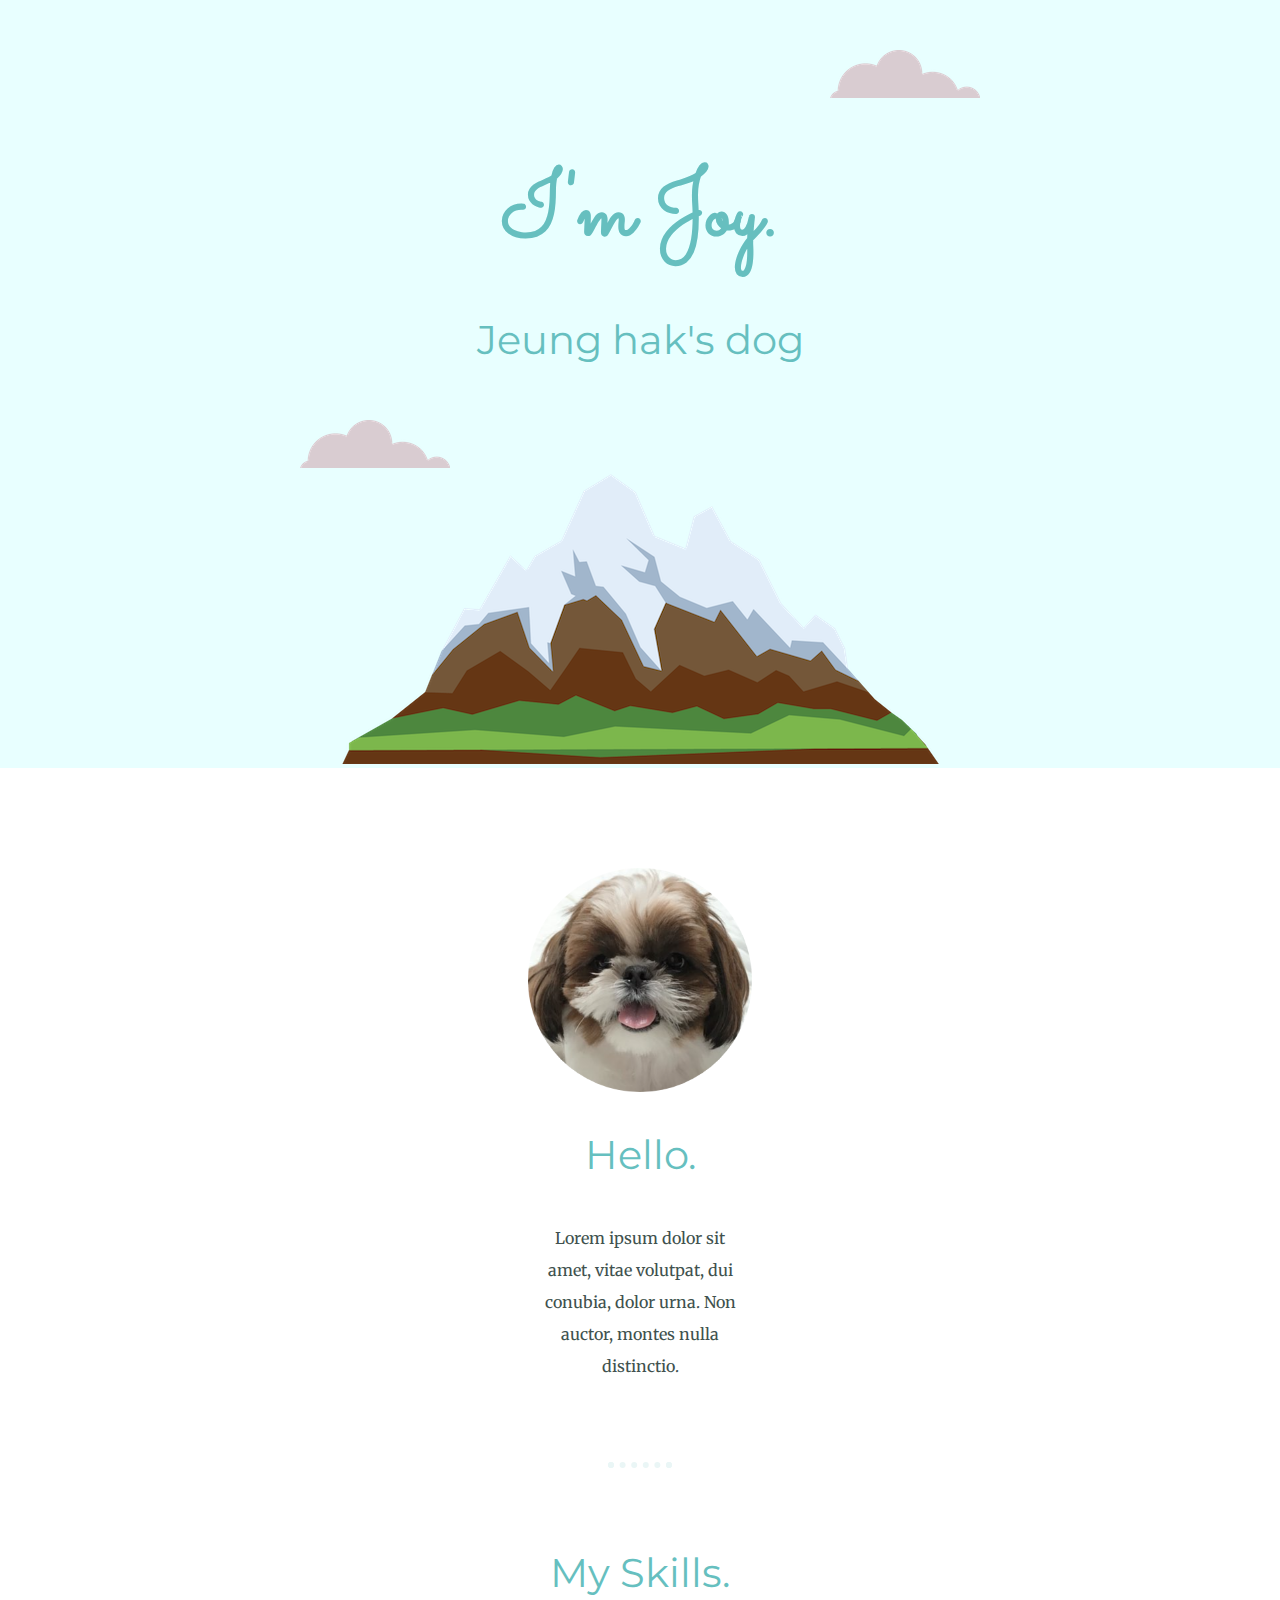
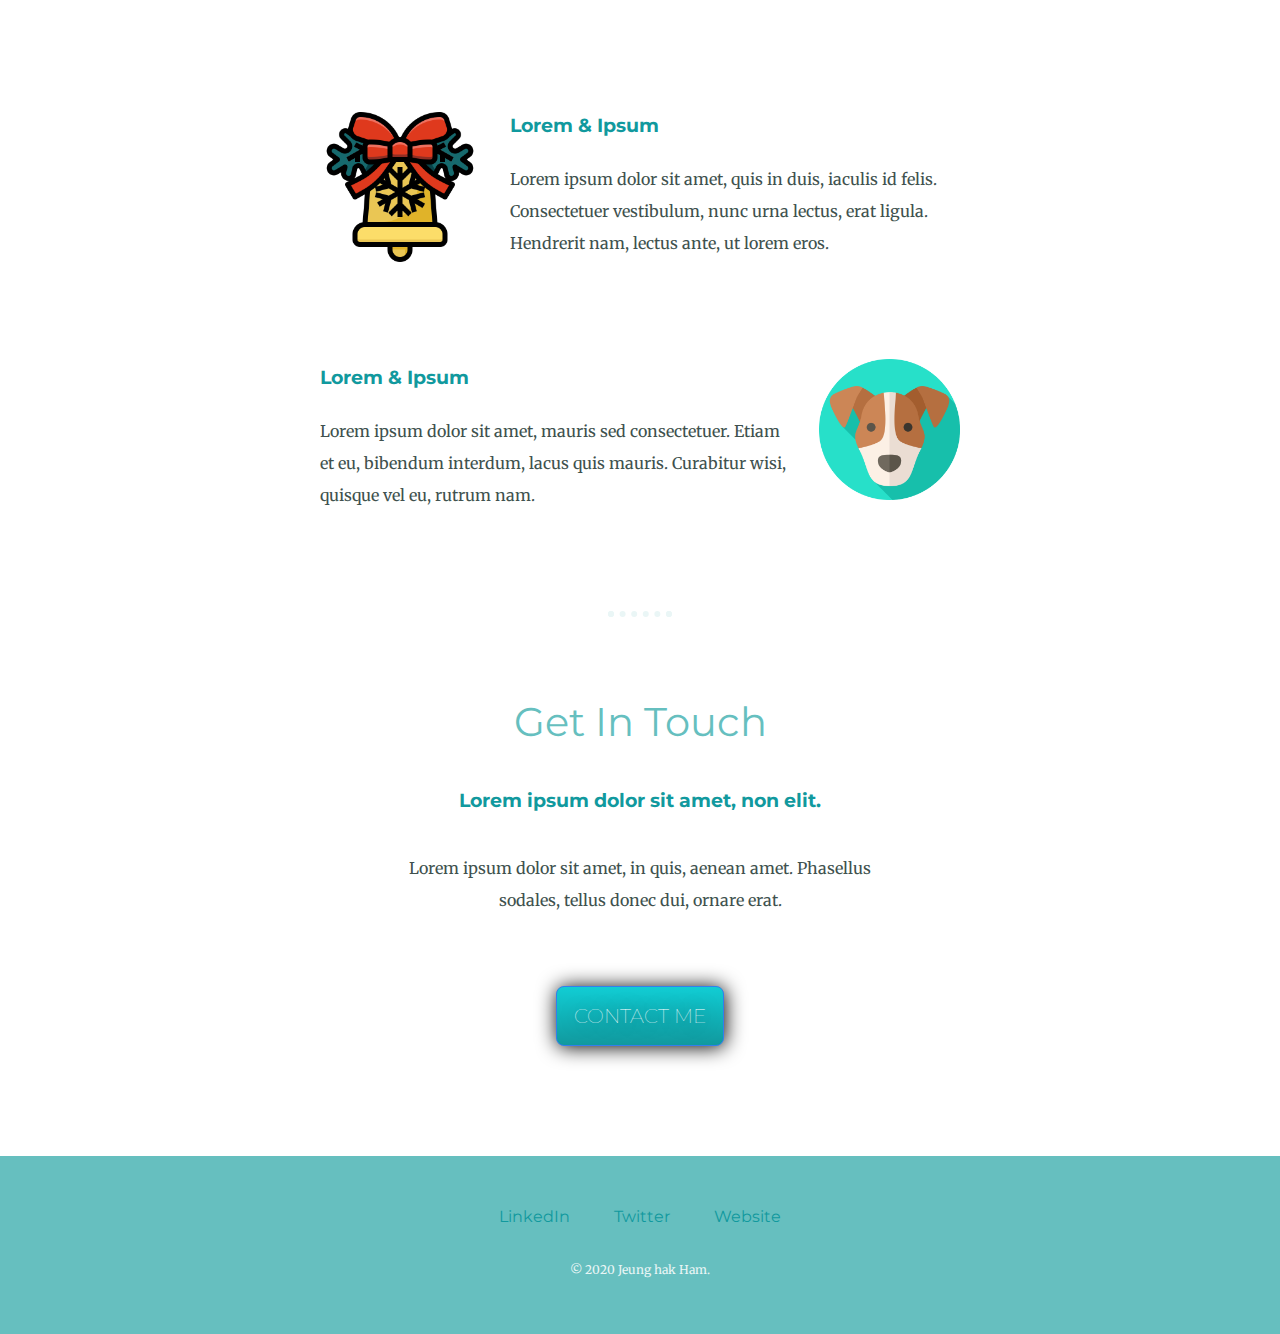
<file: index.html>
<!DOCTYPE html>
<html lang="en" dir="ltr">

<head>
  <meta charset="utf-8">
  <title>Joy Ham</title>
  <link rel="stylesheet" type="text/css" href="CSS/styles.css">
  <link rel="icon" type="image/png" href="imgs/storefavicon.png">
  <link rel="preconnect" href="https://fonts.gstatic.com">
  <link href="https://fonts.googleapis.com/css2?family=Merriweather&family=Montserrat&family=Sacramento&display=swap" rel="stylesheet" </head>

<body>
  <div class="top-container">
    <img class="top-cloud" src="imgs/cloud.png" alt="cloud-img">

    <h1>I'm Joy.</h1>
    <h2>Jeung hak's dog</h2>
    <img class="bottom-cloud" src="imgs/cloud.png" alt="cloud-img">
    <img src="imgs/mountain.png" alt="mountain-img">
  </div>

  <div class="middle-container">
    <div class="profile">
      <img class="joy-img" src="imgs/joycircle.png" alt="joy">
      <h2>Hello.</h2>
      <p class="intro">Lorem ipsum dolor sit amet, vitae volutpat, dui conubia, dolor urna. Non auctor, montes nulla distinctio.</p>
    </div>
    <hr>
    <div class="skills">

      <h2>My Skills.</h2>
      <div class="skill-row">
        <img class="bell-img" src="imgs/bell.png" alt="bell">
        <h3>Lorem & Ipsum</h3>
        <p>Lorem ipsum dolor sit amet, quis in duis, iaculis id felis. Consectetuer vestibulum, nunc urna lectus, erat ligula. Hendrerit nam, lectus ante, ut lorem eros.</p>
      </div>

      <div class="skill-row">
        <img class="dog-img" src="imgs/dog.png" alt="dog">
        <h3>Lorem & Ipsum</h3>
        <p>Lorem ipsum dolor sit amet, mauris sed consectetuer. Etiam et eu, bibendum interdum, lacus quis mauris. Curabitur wisi, quisque vel eu, rutrum nam.</p>
      </div>

  </div>
  <hr>
  <div class="contact-me">
    <h2>Get In Touch</h2>
    <h3>Lorem ipsum dolor sit amet, non elit.</h3>
    <p class="contact-message">Lorem ipsum dolor sit amet, in quis, aenean amet. Phasellus sodales, tellus donec dui, ornare erat.</p>
    <a class="btn" href="mailto:motherfatherilu@email.com">CONTACT ME</a>
  </div>
  </div>


  <div class="bottom-container">
    <a class="footer-link" href="https://www.linkedin.com/">LinkedIn</a>
    <a class="footer-link" href="https://twitter.com/">Twitter</a>
    <a class="footer-link" href="https://www.appbrewery.co/">Website</a>
    <p class="copyright">© 2020 Jeung hak Ham.</p>
  </div>




</body>

</html>
</file>
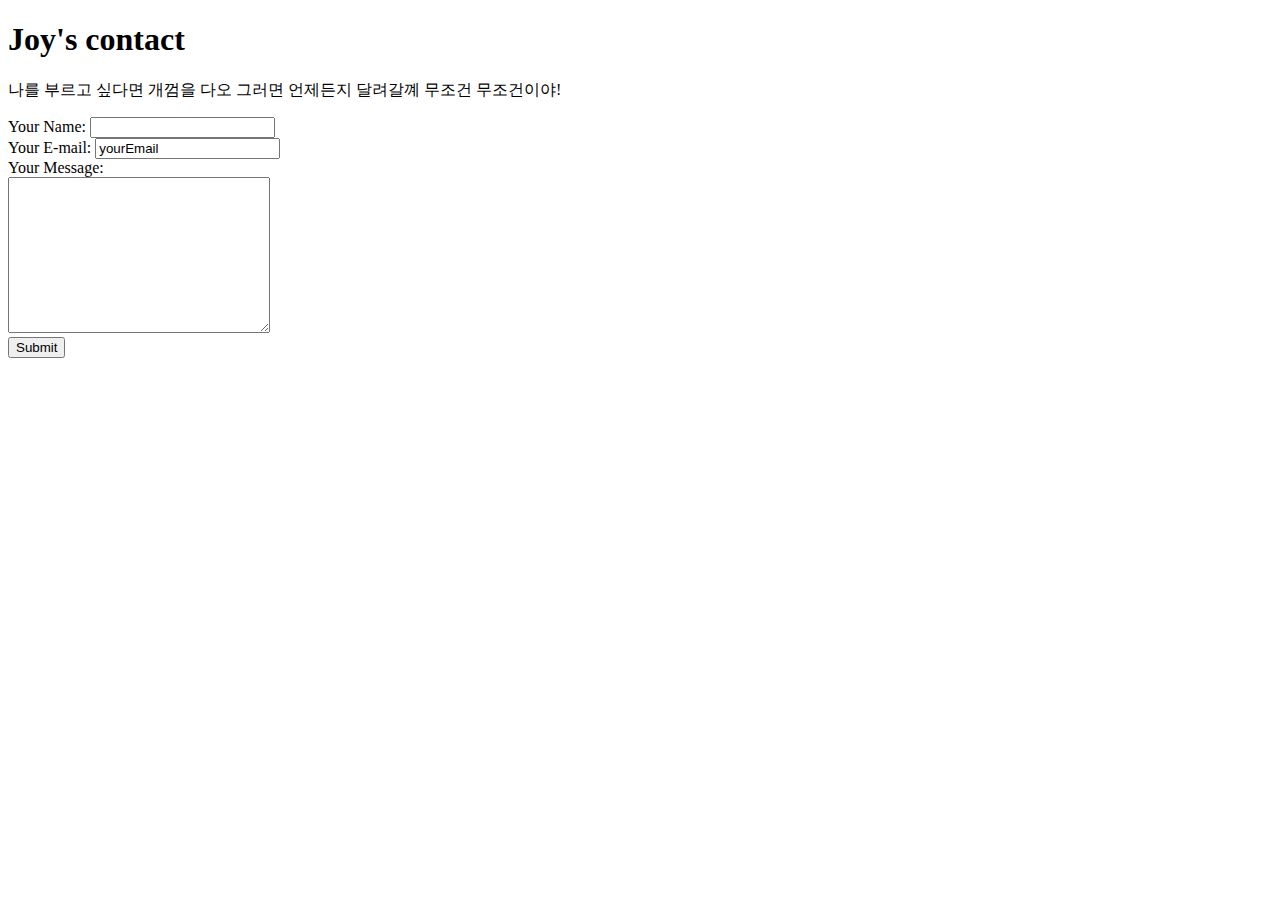
<file: contact.html>
<!DOCTYPE html>
<html lang="en" dir="ltr">
  <head>
    <meta charset="utf-8">
    <title>Contact Joy</title>
  </head>
  <body>
    <h1>Joy's contact</h1>
    <p>나를 부르고 싶다면 개껌을 다오 그러면 언제든지 달려갈꼐 무조건 무조건이야!</p>
<!-- Form 만드는방법 -->
    <form action="mailto:motherfatherilu@gmail.com" method="post" enctype="text/plain">
      <label>Your Name: </label>
      <input type="text" name="yourName" value="" /> <br>
    <label>Your E-mail:  </label>
    <input type="email" name="" value="yourEmail"> <br>
    <label>Your Message: </label><br>
    <textarea name="yourMessage" id="" cols="30" rows="10"></textarea><br>
      <input type="submit" name="">
    </form>
  </body>
</html>
</file>
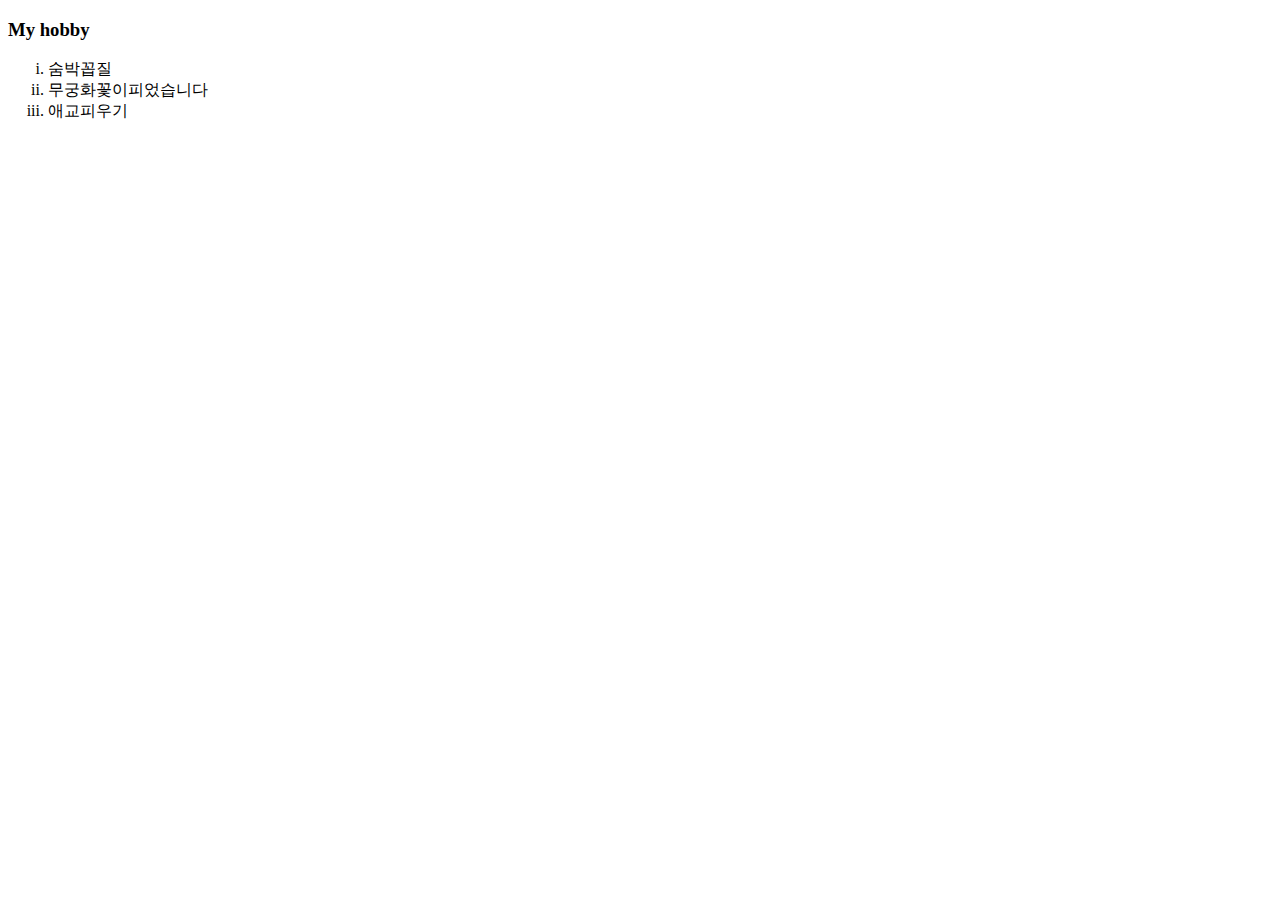
<file: hobbies.html>
<!DOCTYPE html>
<html lang="en" dir="ltr">
  <head>
    <meta charset="utf-8">
    <title>Joy's hobby</title>
  </head>
  <body>
    <h3>My hobby</h3>
      <ol type="i">
        <li>숨박꼽질</li>
        <li>무궁화꽃이피었습니다</li>
        <li>애교피우기</li>
      </ol>
  </body>
</html>
</file>
<file: CSS/styles.css>
body {
  color: #40514E;
  margin: 0;
  text-align: center;
  font-family: 'Merriweather', serif;
}

h1 {
  font-size: 5.625rem;
  margin: 50px auto 0 auto;
  font-family: 'Sacramento', cursive;
  color: #66BFBF;
}

h2 {
  font-family: 'Montserrat', sans-serif;
  font-size: 2.5rem;
  font-weight: normal;
  color: #66BFBF;
  padding-bottom: 10px;
}

h3 {
  font-family: 'Montserrat', sans-serif;
  color: #11999E;
}

a {
  color: #11999E;
  font-family: 'Montserrat', sans-serif;
  margin: 10px 20px;
  text-decoration: none;
}

a:hover {
  color: #EAF6F6;
}

p {
  line-height: 2;
}

hr {
  border: dotted #EAF6F6 6px;
  border-bottom: none;
  width: 4%;
  margin: 80px auto;
}

.top-container {
  background-color: #e8ffff;
  position: relative;
  padding-top: 100px;
}

.middle-container {
  margin: 100px 0;

}

.bottom-container {
background-color: #66BFBF;
padding: 50px 0 20px;
}

.bottom-cloud {
  position: absolute;
  left: 300px;
  bottom: 300px;
}

.top-cloud {
  position: absolute;
  right: 300px;
  top: 50px;
}

.skill-row {
  width: 50%;
  margin: 100px auto 100px auto;
  text-align: left;
  line-height: 2;
}

 .bell-img {
  width: 25%;
  float: left;
  margin-right: 30px;
}

 .dog-img {
  width: 22%;
  float: right;
  margin-left: 30px;
}

.joy-img {
  width: 35%;
}

.profile {
  width: 50%;
  margin: 100px auto 50px auto;
}

.intro {
  width: 30%;
  margin: auto;
}

.contact-message {
  width: 40%;
  margin: 40px auto 60px;
}

.copyright {
  color: #EAF6F6;
  font-size: 0.75rem;
  padding: 20px 0
}

.btn {
   background: #11CDD4;
   background-image: -webkit-linear-gradient(top, #11CDD4, #11999E);
   background-image: -moz-linear-gradient(top, #11CDD4, #11999E);
   background-image: -ms-linear-gradient(top, #11CDD4, #11999E);
   background-image: -o-linear-gradient(top, #11CDD4, #11999E);
   background-image: -webkit-gradient(to bottom, #11CDD4, #11999E);
   -webkit-border-radius: 8px;
   -moz-border-radius: 8px;
   border-radius: 8px;
   color: #FFFFFF;
   font-family: 'Montserrat', sans-serif;;
   font-size: 20px;
   font-weight: 100;
   padding: 17px;
   -webkit-box-shadow: 1px 1px 20px 0 #000000;
   -moz-box-shadow: 1px 1px 20px 0 #000000;
   box-shadow: 1px 1px 20px 0 #000000;
   text-shadow: 1px 1px 20px #000000;
   border: solid #337FED 1px;
   text-decoration: none;
   display: inline-block;
   cursor: pointer;
   text-align: center;
}

.btn:hover {
   border: solid #337FED 0;
   background: #30E3CB;
   background-image: -webkit-linear-gradient(top, #30E3CB, #2BC4AD);
   background-image: -moz-linear-gradient(top, #30E3CB, #2BC4AD);
   background-image: -ms-linear-gradient(top, #30E3CB, #2BC4AD);
   background-image: -o-linear-gradient(top, #30E3CB, #2BC4AD);
   background-image: -webkit-gradient(to bottom, #30E3CB, #2BC4AD);
   -webkit-border-radius: 6px;
   -moz-border-radius: 6px;
   border-radius: 6px;
   text-decoration: none;
}
</file>
